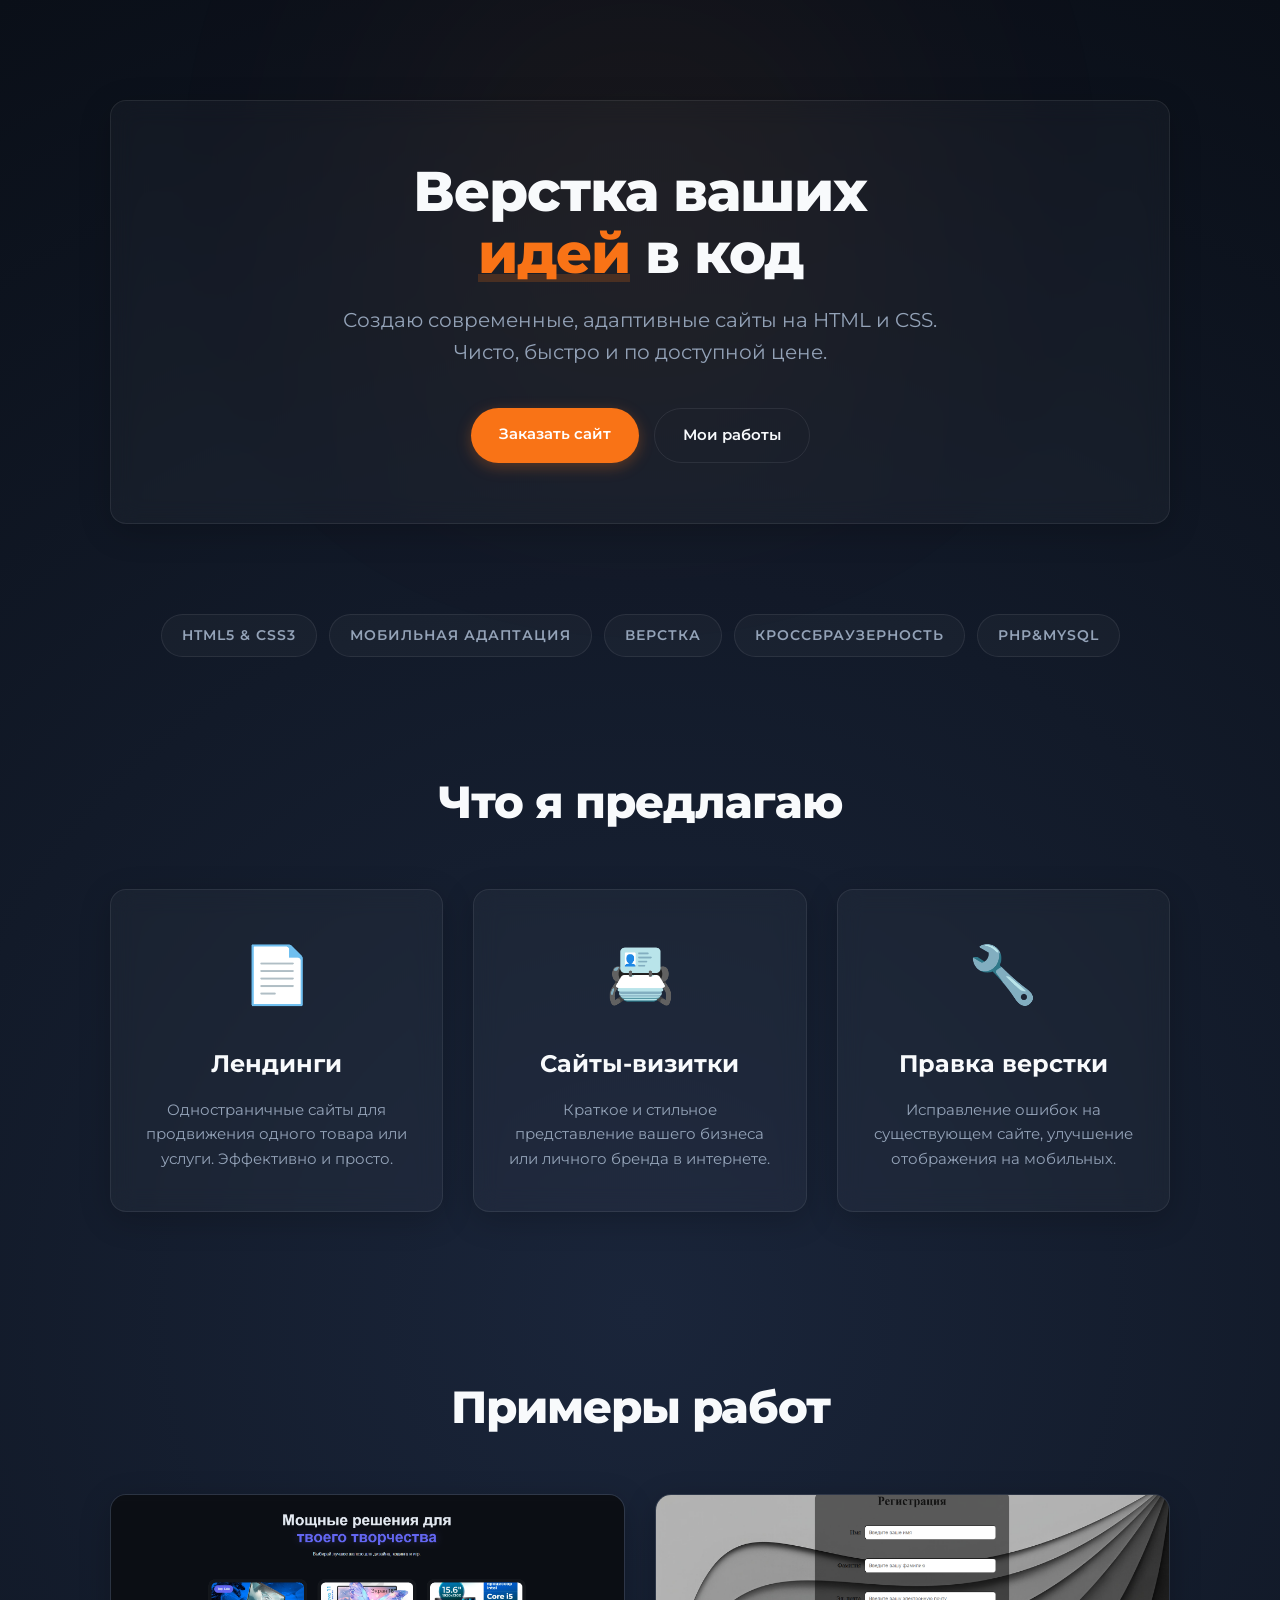
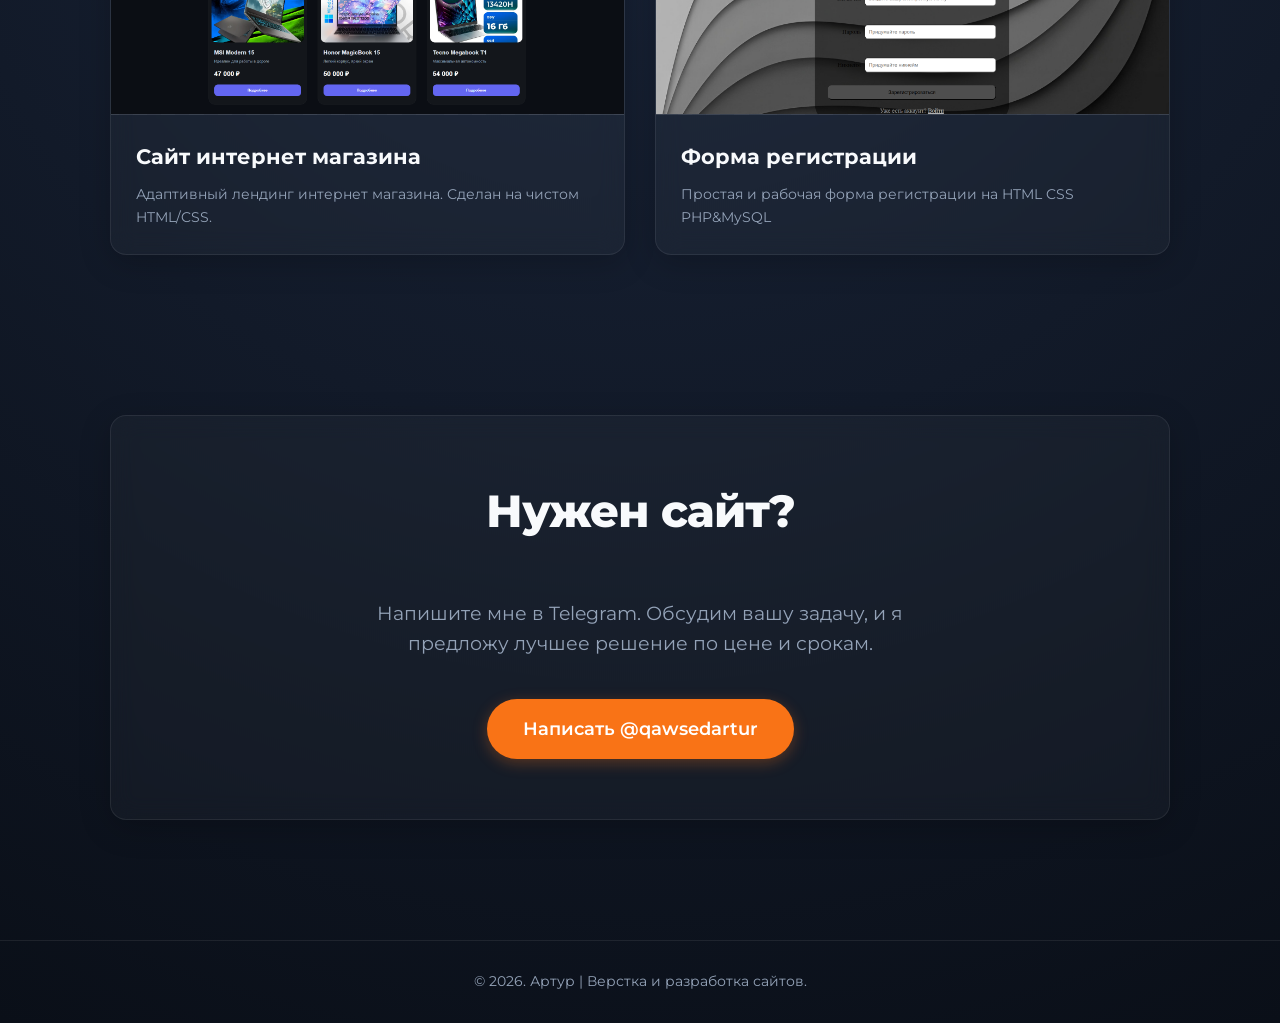
<file: landing/index.html>
<!doctype html>
<html lang="ru">
  <head>
    <meta charset="UTF-8" />
    <meta name="viewport" content="width=device-width, initial-scale=1.0" />
    <title>Верстка сайтов | Быстро и Качественно</title>
    <link
      href="https://fonts.googleapis.com/css2?family=Montserrat:wght@400;600;800&display=swap"
      rel="stylesheet"
    />
    <link rel="stylesheet" href="style.css" />
  </head>
  <body>
    <div class="bg-pulse"></div>

    <header class="hero">
      <div class="container">
        <div class="glass-panel hero-content">
          <h1>Верстка ваших <br /><span class="highlight">идей</span> в код</h1>
          <p class="subtitle">
            Создаю современные, адаптивные сайты на HTML и CSS. Чисто, быстро и
            по доступной цене.
          </p>
          <div class="hero-buttons">
            <a
              href="https://t.me/qawsedartur"
              target="_blank"
              class="btn btn-primary"
              >Заказать сайт</a
            >
            <a href="#portfolio" class="btn btn-secondary">Мои работы</a>
          </div>
        </div>
      </div>
    </header>

    <section class="skills">
      <div class="container">
        <div class="skills-grid">
          <div class="skill-item">HTML5 & CSS3</div>
          <div class="skill-item">Мобильная адаптация</div>
          <div class="skill-item">Верстка</div>
          <div class="skill-item">Кроссбраузерность</div>
          <div class="skill-item">PHP&MySQL</div>
        </div>
      </div>
    </section>

    <section id="services" class="section">
      <div class="container">
        <h2 class="section-title">Что я предлагаю</h2>
        <div class="grid">
          <div class="card glass-panel">
            <div class="card-icon">📄</div>
            <h3>Лендинги</h3>
            <p>
              Одностраничные сайты для продвижения одного товара или услуги.
              Эффективно и просто.
            </p>
          </div>
          <div class="card glass-panel">
            <div class="card-icon">📇</div>
            <h3>Сайты-визитки</h3>
            <p>
              Краткое и стильное представление вашего бизнеса или личного бренда
              в интернете.
            </p>
          </div>
          <div class="card glass-panel">
            <div class="card-icon">🔧</div>
            <h3>Правка верстки</h3>
            <p>
              Исправление ошибок на существующем сайте, улучшение отображения на
              мобильных.
            </p>
          </div>
        </div>
      </div>
    </section>

    <section id="portfolio" class="section">
      <div class="container">
        <h2 class="section-title">Примеры работ</h2>
        <div class="grid">
          <div class="portfolio-item glass-panel">
            <div class="portfolio-img">
              <img
                src="img/маркетплейс.png"
                alt="Маркетплейс"
                style="width: 100%; height: 100%; object-fit: cover"
              />
            </div>
            <div class="portfolio-desc">
              <h3>Сайт интернет магазина</h3>
              <p>
                Адаптивный лендинг интернет магазина. Сделан на чистом HTML/CSS.
              </p>
            </div>
          </div>

          <div class="portfolio-item glass-panel">
            <div class="portfolio-img">
              <img
                src="img/формарег.png"
                alt="Регистрация"
                style="width: 100%; height: 100%; object-fit: cover"
              />
            </div>
            <div class="portfolio-desc">
              <h3>Форма регистрации</h3>
              <p>Простая и рабочая форма регистрации на HTML CSS PHP&MySQL</p>
            </div>
          </div>
        </div>
      </div>
    </section>

    <section id="contact" class="section contact-section">
      <div class="container">
        <div class="glass-panel contact-block text-center">
          <h2 class="section-title">Нужен сайт?</h2>
          <p class="contact-text">
            Напишите мне в Telegram. Обсудим вашу задачу, и я предложу лучшее
            решение по цене и срокам.
          </p>
          <a
            href="https://t.me/qawsedartur"
            target="_blank"
            class="btn btn-primary btn-large"
          >
            Написать @qawsedartur
          </a>
        </div>
      </div>
    </section>

    <footer>
      <div class="container text-center">
        <p>&copy; 2026. Артур | Верстка и разработка сайтов.</p>
      </div>
    </footer>
  </body>
</html>
</file>
<file: landing/style.css>
:root {
  --bg-gradient: radial-gradient(circle at center, #1a253a 0%, #0a0f18 100%);
  --bg-color: #0f172a;

  --accent: #f97316;
  --accent-hover: #ea580c;

  --text-main: #f8fafc;
  --text-muted: #94a3b8;

  --glass-bg: rgba(255, 255, 255, 0.03);
  --glass-border: rgba(255, 255, 255, 0.08);
  --glass-blur: blur(12px);
}

* {
  margin: 0;
  padding: 0;
  box-sizing: border-box;
}

html {
  scroll-behavior: smooth;
}

body {
  font-family: "Montserrat", sans-serif;
  background-color: var(--bg-color);
  background-image: var(--bg-gradient);
  color: var(--text-main);
  line-height: 1.6;
  position: relative;
  overflow-x: hidden;
  min-height: 100vh;
}

.bg-pulse {
  position: fixed;
  top: 20%;
  left: 50%;
  transform: translate(-50%, -50%);
  width: 400px;
  height: 400px;
  background: var(--accent);
  border-radius: 50%;
  filter: blur(150px);
  opacity: 0.1;
  z-index: -1;
  pointer-events: none;
  animation: pulse 8s infinite alternate;
}

@keyframes pulse {
  0% {
    opacity: 0.05;
    transform: translate(-50%, -50%) scale(1);
  }
  100% {
    opacity: 0.15;
    transform: translate(-50%, -50%) scale(1.2);
  }
}

.container {
  max-width: 1100px;
  margin: 0 auto;
  padding: 0 20px;
}

.text-center {
  text-align: center;
}

.glass-panel {
  background: var(--glass-bg);
  backdrop-filter: var(--glass-blur);
  -webkit-backdrop-filter: var(--glass-blur);
  border: 1px solid var(--glass-border);
  border-radius: 16px;
  box-shadow: 0 8px 32px rgba(0, 0, 0, 0.2);
}

.btn {
  display: inline-block;
  padding: 14px 28px;
  border-radius: 50px;
  font-weight: 600;
  text-decoration: none;
  transition: all 0.3s ease;
  border: none;
  cursor: pointer;
  font-size: 0.95rem;
}

.btn-primary {
  background-color: var(--accent);
  color: #fff;
  box-shadow: 0 4px 15px rgba(249, 115, 22, 0.3);
}

.btn-primary:hover {
  background-color: var(--accent-hover);
  transform: translateY(-2px);
  box-shadow: 0 6px 20px rgba(249, 115, 22, 0.4);
}

.btn-secondary {
  background-color: transparent;
  color: var(--text-main);
  border: 1px solid var(--glass-border);
}

.btn-secondary:hover {
  border-color: var(--text-main);
  background-color: rgba(255, 255, 255, 0.05);
}

.btn-large {
  font-size: 1.1rem;
  padding: 16px 36px;
}

.hero {
  padding: 100px 0 60px;
}

.hero-content {
  padding: 60px;
  text-align: center;
}

.hero h1 {
  font-size: 3.5rem;
  font-weight: 800;
  line-height: 1.1;
  margin-bottom: 20px;
  letter-spacing: -1px;
}

.highlight {
  color: var(--accent);
  position: relative;
}

.highlight::after {
  content: "";
  position: absolute;
  bottom: 5px;
  left: 0;
  width: 100%;
  height: 8px;
  background: rgba(249, 115, 22, 0.2);
  z-index: -1;
}

.subtitle {
  font-size: 1.25rem;
  color: var(--text-muted);
  max-width: 600px;
  margin: 0 auto 40px;
  font-weight: 400;
}

.hero-buttons {
  display: flex;
  gap: 15px;
  justify-content: center;
}

.skills {
  padding: 30px 0;
}

.skills-grid {
  display: flex;
  flex-wrap: wrap;
  justify-content: center;
  gap: 12px;
}

.skill-item {
  background: var(--glass-bg);
  border: 1px solid var(--glass-border);
  padding: 10px 20px;
  border-radius: 50px;
  font-size: 0.85rem;
  color: var(--text-muted);
  font-weight: 600;
  text-transform: uppercase;
  letter-spacing: 1px;
}

.section {
  padding: 80px 0;
}

.section-title {
  text-align: center;
  font-size: 2.8rem;
  font-weight: 800;
  margin-bottom: 50px;
  letter-spacing: -1px;
}

.grid {
  display: grid;
  grid-template-columns: repeat(auto-fit, minmax(300px, 1fr));
  gap: 30px;
}

.card {
  padding: 40px 30px;
  text-align: center;
  transition: all 0.3s ease;
}

.card:hover {
  transform: translateY(-5px);
  border-color: rgba(249, 115, 22, 0.3);
  background: rgba(255, 255, 255, 0.05);
}

.card-icon {
  font-size: 3.5rem;
  margin-bottom: 25px;
  display: block;
}

.card h3 {
  margin-bottom: 15px;
  font-size: 1.5rem;
  font-weight: 700;
}

.card p {
  color: var(--text-muted);
  font-size: 0.95rem;
}

/* Портфолио */
.portfolio-item {
  overflow: hidden;
  transition: all 0.3s ease;
  display: flex;
  flex-direction: column;
}

.portfolio-item:hover {
  border-color: var(--accent);
  transform: scale(1.02);
}

.portfolio-img {
  height: 220px;
  background-color: rgba(255, 255, 255, 0.05);
  background-image: repeating-linear-gradient(
    45deg,
    transparent,
    transparent 10px,
    rgba(255, 255, 255, 0.02) 10px,
    rgba(255, 255, 255, 0.02) 20px
  );
  display: flex;
  align-items: center;
  justify-content: center;
  color: var(--text-muted);
  font-weight: 600;
  font-size: 0.9rem;
  border-bottom: 1px solid var(--glass-border);
}

.portfolio-desc {
  padding: 25px;
  flex-grow: 1;
}

.portfolio-desc h3 {
  font-size: 1.3rem;
  margin-bottom: 10px;
}

.portfolio-desc p {
  color: var(--text-muted);
  font-size: 0.9rem;
}

.contact-block {
  padding: 60px;
}

.contact-text {
  font-size: 1.2rem;
  color: var(--text-muted);
  margin-bottom: 40px;
  max-width: 600px;
  margin-left: auto;
  margin-right: auto;
}

footer {
  padding: 30px 0;
  color: var(--text-muted);
  font-size: 0.85rem;
  border-top: 1px solid var(--glass-border);
  margin-top: 40px;
}

@media (max-width: 768px) {
  .hero {
    padding: 60px 0 40px;
  }

  .hero-content {
    padding: 30px 20px;
  }

  .hero h1 {
    font-size: 2.4rem;
  }

  .subtitle {
    font-size: 1rem;
    margin-bottom: 30px;
  }

  .hero-buttons {
    flex-direction: column;
    gap: 10px;
  }

  .section {
    padding: 50px 0;
  }

  .section-title {
    font-size: 2.2rem;
    margin-bottom: 30px;
  }

  .card,
  .portfolio-desc,
  .contact-block {
    padding: 30px 20px;
  }

  .grid {
    gap: 20px;
  }
}
</file>
